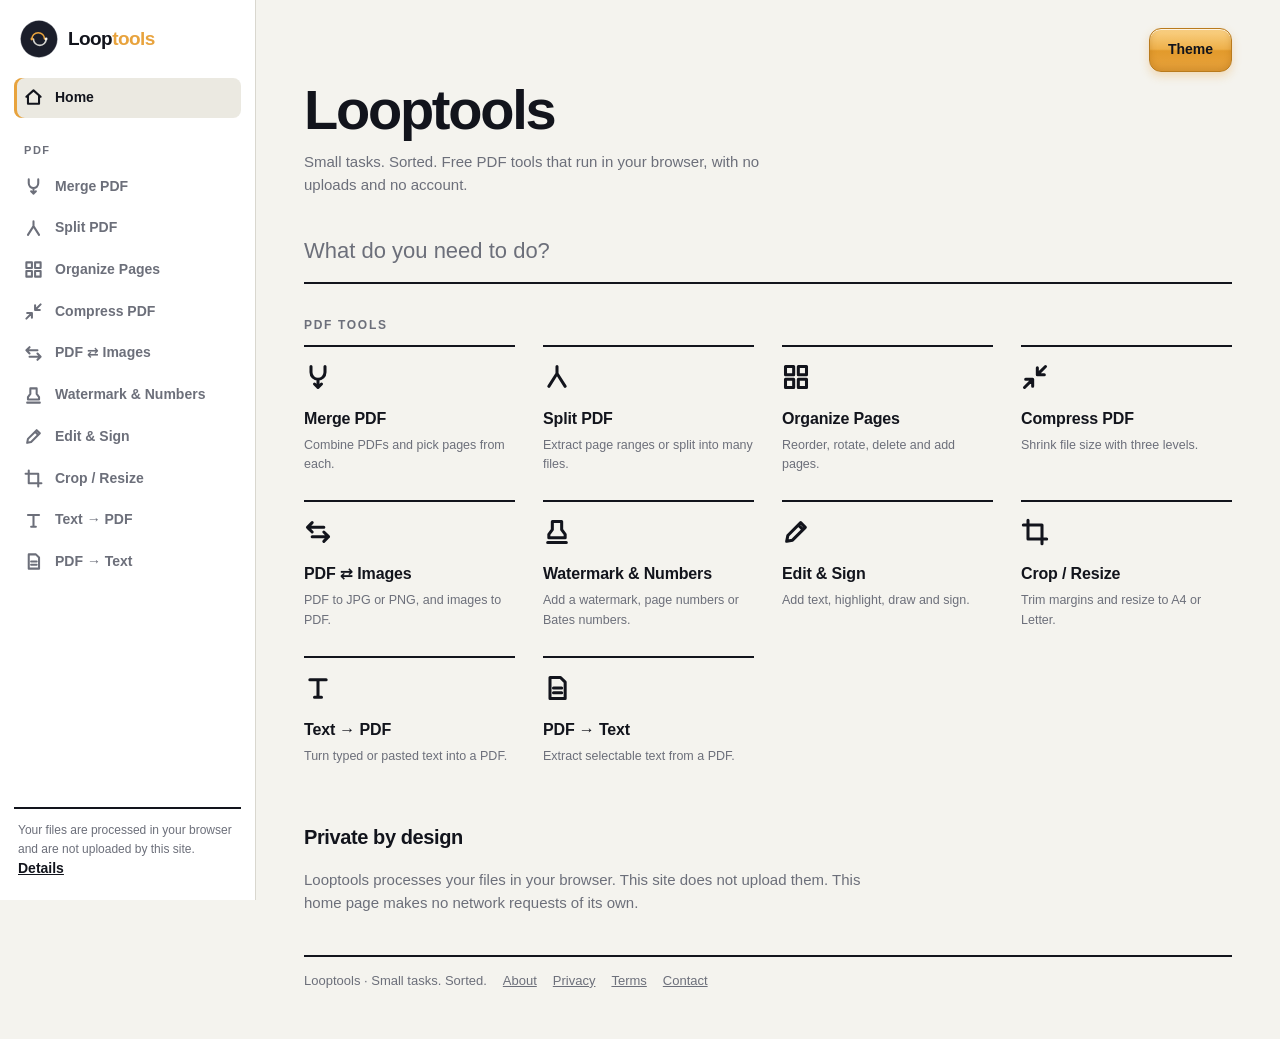
<file: index.html>
<!DOCTYPE html><html lang="en"><head><meta charset="utf-8"><meta name="viewport" content="width=device-width, initial-scale=1, viewport-fit=cover">
<title>Looptools: Small tasks. Sorted.</title>
<meta name="description" content="Free, private PDF tools in your browser: merge, split, compress, sign, convert and more. Your files are not uploaded.">
<meta name="google-site-verification" content="ygrCcobTxhlDbiv7wDnZ6D-Kx2_le1xAiZBedILfRlw" />
<link rel="icon" href="data:image/svg+xml,%3Csvg xmlns='http://www.w3.org/2000/svg' viewBox='0 0 96 96'%3E%3Ccircle cx='48' cy='48' r='46' fill='%231B1E2A' stroke='%232A2E3D'/%3E%3Cpath d='M30 48c0-9 7-16 16-16s16 7 16 16' fill='none' stroke='%23E8A33D' stroke-width='4' stroke-linecap='round'/%3E%3Cpath d='M66 48c0 9-7 16-16 16s-16-7-16-16' fill='none' stroke='%23F5F3EC' stroke-width='4' stroke-linecap='round' opacity='.85'/%3E%3Ccircle cx='30' cy='48' r='3.5' fill='%23E8A33D'/%3E%3Ccircle cx='66' cy='48' r='3.5' fill='%23F5F3EC'/%3E%3C/svg%3E">
<meta property="og:title" content="Looptools: Small tasks. Sorted.">
<meta property="og:description" content="Free, private PDF tools that run in your browser.">
<meta property="og:type" content="website">
<meta name="twitter:card" content="summary">
<style>
:root{--bg:#f4f3ee;--pn:#fff;--tx:#12141c;--mu:#6c6f7a;--bd:#d9d7cf;--ac:#e8a33d;--soft:#ebe9e1;box-sizing:border-box;padding-top:env(safe-area-inset-top,0px);padding-bottom:env(safe-area-inset-bottom,0px)}
@media(prefers-color-scheme:dark){:root:not([data-theme="light"]){--bg:#101218;--pn:#171a22;--tx:#f5f3ec;--mu:#9195a6;--bd:#2a2e3d;--soft:#1e212b}}
:root[data-theme="dark"]{--bg:#101218;--pn:#171a22;--tx:#f5f3ec;--mu:#9195a6;--bd:#2a2e3d;--soft:#1e212b}
*{box-sizing:border-box}html,body{margin:0}[hidden]{display:none!important}
body{font:15px/1.55 "Helvetica Neue",Helvetica,Arial,Inter,system-ui,sans-serif;background:var(--bg);color:var(--tx);-webkit-font-smoothing:antialiased}
.i{width:1em;height:1em;flex:none;display:block;fill:none;stroke:currentColor;stroke-width:2.6;stroke-linecap:round;stroke-linejoin:round}

/* sidebar stays fixed while the page scrolls */
.app{display:grid;grid-template-columns:256px 1fr;align-items:start;min-height:100vh}
nav{position:sticky;top:0;height:100vh;overflow-y:auto;background:var(--pn);border-right:1px solid var(--bd);padding:20px 14px;display:flex;flex-direction:column;gap:2px}
main{padding:28px 48px 48px;max-width:1080px;width:100%}
.top{display:flex;justify-content:flex-end}

nav a.brand{display:flex;align-items:center;gap:10px;font-size:19px;font-weight:800;letter-spacing:-.03em;color:var(--tx);margin:0 6px 18px;padding:0;background:none;box-shadow:none;text-decoration:none}
nav a.brand b{color:var(--ac);font-weight:800}
.logo{width:38px;height:38px;flex:none}
nav a{display:flex;align-items:center;gap:12px;padding:9px 10px;font-weight:600;font-size:14px;color:var(--mu);text-decoration:none;border-radius:8px}
nav a .i{width:19px;height:19px}
nav a:hover{background:var(--soft);color:var(--tx)}
nav a.on{color:var(--tx);font-weight:800;background:var(--soft);box-shadow:inset 3px 0 0 var(--ac)}
nav h4.cat{margin:22px 10px 6px;font-size:11px;font-weight:800;letter-spacing:.14em;text-transform:uppercase;color:var(--mu)}
.badge{margin-top:auto;font-size:12px;color:var(--mu);padding:12px 4px 0;border-top:2px solid var(--tx)}
.badge a{display:inline;padding:0;color:var(--tx);font-weight:700;text-decoration:underline;background:none;box-shadow:none}

main h1{font-size:clamp(32px,5vw,56px);line-height:1;letter-spacing:-.04em;font-weight:800;margin:10px 0 12px}
main p.d{margin:0 0 24px;color:var(--mu);max-width:60ch}
main h3{font-size:12px;letter-spacing:.14em;text-transform:uppercase;font-weight:800;margin:32px 0 10px;color:var(--mu)}

/* soft gel button */
.btn{font:inherit;font-weight:700;font-size:14px;padding:10px 18px;border-radius:12px;cursor:pointer;color:#12141c;border:1px solid #b97a1c;
 background:linear-gradient(180deg,#fad286 0%,#eeb04a 48%,#e29a2c 52%,#e8a33d 100%);
 box-shadow:inset 0 1px 0 rgba(255,255,255,.75),inset 0 -3px 6px rgba(150,85,0,.28),0 4px 10px rgba(232,163,61,.32);
 transition:transform .08s,box-shadow .12s,filter .12s}
.btn:hover{filter:brightness(1.05)}
.btn:active{transform:translateY(1px);box-shadow:inset 0 2px 5px rgba(150,85,0,.35),0 1px 3px rgba(232,163,61,.3)}
button:focus-visible,a:focus-visible,input:focus-visible{outline:2px solid var(--ac)!important;outline-offset:2px}

/* search + tiles */
input[type=search].search{width:100%;font:inherit;font-size:22px;font-weight:700;padding:14px 0;border:0;border-bottom:2px solid var(--tx);border-radius:0;background:transparent;color:var(--tx)}
input[type=search].search::placeholder{color:var(--mu);font-weight:500}
.tiles{display:grid;grid-template-columns:repeat(auto-fill,minmax(210px,1fr));gap:6px 28px}
.tile{display:flex;flex-direction:column;gap:4px;padding:16px 0 20px;border-top:2px solid var(--tx);color:var(--tx);text-decoration:none}
.tile .ic{font-size:28px;margin-bottom:12px;display:block}
.tile b{font-size:16px;font-weight:800;letter-spacing:-.01em}.tile small{color:var(--mu)}
a.tile:hover{border-top-color:var(--ac)}a.tile:hover .ic{color:var(--ac)}
.none{color:var(--mu)}

.about{margin-top:36px;color:var(--mu);max-width:70ch}
.about h2{color:var(--tx);font-size:20px;letter-spacing:-.02em;margin:0 0 8px}
.about a{color:var(--tx);font-weight:700}
footer{margin-top:40px;padding-top:14px;border-top:2px solid var(--tx);font-size:13px;color:var(--mu);display:flex;gap:16px;flex-wrap:wrap}
footer a{color:var(--mu)}footer a:hover{color:var(--tx)}

@media(max-width:760px){
 .app{grid-template-columns:1fr}
 nav{position:sticky;top:0;z-index:5;height:auto;flex-direction:row;overflow-x:auto;overflow-y:hidden;border-right:0;border-bottom:1px solid var(--bd);align-items:center;padding:10px}
 nav a.brand{margin:0 8px 0 0}nav a.brand span{display:none}
 .badge,nav h4.cat{display:none}nav a{white-space:nowrap}
 main{padding:20px 18px 40px}
}
</style></head>
<body>
<svg width="0" height="0" style="position:absolute" aria-hidden="true"><defs>
<symbol id="i-home" viewBox="0 0 24 24"><path d="M3 11l9-8 9 8M5 10v10h14V10"/></symbol>
<symbol id="i-merge" viewBox="0 0 24 24"><path d="M6 3v5a6 6 0 0 0 6 6M18 3v5a6 6 0 0 1-6 6M12 14v7M9 18l3 3 3-3"/></symbol>
<symbol id="i-split" viewBox="0 0 24 24"><path d="M12 3v6M12 9L5 20M12 9l7 11"/></symbol>
<symbol id="i-grid" viewBox="0 0 24 24"><rect x="3" y="3" width="7" height="7"/><rect x="14" y="3" width="7" height="7"/><rect x="3" y="14" width="7" height="7"/><rect x="14" y="14" width="7" height="7"/></symbol>
<symbol id="i-shrink" viewBox="0 0 24 24"><path d="M4 14h6v6M20 10h-6V4M14 10l7-7M3 21l7-7"/></symbol>
<symbol id="i-swap" viewBox="0 0 24 24"><path d="M7 4L3 8l4 4M3 8h14M17 20l4-4-4-4M21 16H7"/></symbol>
<symbol id="i-stamp" viewBox="0 0 24 24"><path d="M8 3h8v7l3 4v3H5v-3l3-4zM4 21h16"/></symbol>
<symbol id="i-pen" viewBox="0 0 24 24"><path d="M4 20l1-5L16 4l4 4L9 19zM14 6l4 4"/></symbol>
<symbol id="i-crop" viewBox="0 0 24 24"><path d="M6 2v16h16M2 6h16v16"/></symbol>
<symbol id="i-text" viewBox="0 0 24 24"><path d="M5 5h14M12 5v15M9 20h6"/></symbol>
<symbol id="i-filetext" viewBox="0 0 24 24"><path d="M6 3h9l4 4v14H6zM9 12h7M9 16h7"/></symbol>
</defs></svg>

<div class="app">
<nav id="nav" aria-label="Main"></nav>
<main>
<div class="top"><button class="btn" id="th" aria-label="Toggle theme">Theme</button></div>
<h1>Looptools</h1>
<p class="d">Small tasks. Sorted. Free PDF tools that run in your browser, with no uploads and no account.</p>
<input class="search" id="q" type="search" placeholder="What do you need to do?" aria-label="Search tools">
<h3>PDF tools</h3>
<div class="tiles" id="tiles">
<a class="tile" data-ic="merge" data-kw="join combine append" href="/merge-pdf/"><span class="ic"></span><b>Merge PDF</b><small>Combine PDFs and pick pages from each.</small></a>
<a class="tile" data-ic="split" data-kw="divide extract range zip" href="/split-pdf/"><span class="ic"></span><b>Split PDF</b><small>Extract page ranges or split into many files.</small></a>
<a class="tile" data-ic="grid" data-kw="reorder rotate delete duplicate blank" href="/organize-pdf-pages/"><span class="ic"></span><b>Organize Pages</b><small>Reorder, rotate, delete and add pages.</small></a>
<a class="tile" data-ic="shrink" data-kw="reduce smaller size" href="/compress-pdf/"><span class="ic"></span><b>Compress PDF</b><small>Shrink file size with three levels.</small></a>
<a class="tile" data-ic="swap" data-kw="jpg png image convert" href="/pdf-image-converter/"><span class="ic"></span><b>PDF ⇄ Images</b><small>PDF to JPG or PNG, and images to PDF.</small></a>
<a class="tile" data-ic="stamp" data-kw="page numbers bates stamp" href="/watermark-pdf/"><span class="ic"></span><b>Watermark &amp; Numbers</b><small>Add a watermark, page numbers or Bates numbers.</small></a>
<a class="tile" data-ic="pen" data-kw="signature annotate highlight whiteout" href="/edit-sign-pdf/"><span class="ic"></span><b>Edit &amp; Sign</b><small>Add text, highlight, draw and sign.</small></a>
<a class="tile" data-ic="crop" data-kw="margins a4 letter page size" href="/crop-resize-pdf/"><span class="ic"></span><b>Crop / Resize</b><small>Trim margins and resize to A4 or Letter.</small></a>
<a class="tile" data-ic="text" data-kw="write document txt" href="/text-to-pdf/"><span class="ic"></span><b>Text → PDF</b><small>Turn typed or pasted text into a PDF.</small></a>
<a class="tile" data-ic="filetext" data-kw="copy extract txt" href="/pdf-to-text/"><span class="ic"></span><b>PDF → Text</b><small>Extract selectable text from a PDF.</small></a>
</div>
<p class="none" id="none" hidden>No tool matches that. Try “merge”, “compress” or “sign”.</p>
<section class="about"><h2>Private by design</h2><p>Looptools processes your files in your browser. This site does not upload them. This home page makes no network requests of its own.</p></section>
<footer><span>Looptools · Small tasks. Sorted.</span><a href="/about/">About</a><a href="/privacy/">Privacy</a><a href="/terms/">Terms</a><a href="/contact/">Contact</a></footer>
</main>
</div>
<script>
(function(){
 var $=function(s,e){return (e||document).querySelector(s)},all=function(s,e){return Array.prototype.slice.call((e||document).querySelectorAll(s))};
 var ico=function(n){return '<svg class="i" aria-hidden="true"><use href="#i-'+n+'"/></svg>'};
 var tiles=all('#tiles .tile');
 tiles.forEach(function(t){$('.ic',t).innerHTML=ico(t.dataset.ic)});

 /* sidebar */
 var nav=$('#nav');
 nav.innerHTML='<a href="/" class="brand" aria-label="Looptools home"><svg class="logo" viewBox="0 0 96 96" xmlns="http://www.w3.org/2000/svg" aria-hidden="true"><circle cx="48" cy="48" r="46" fill="#1B1E2A" stroke="#2A2E3D"/><path d="M30 48c0-9 7-16 16-16s16 7 16 16" fill="none" stroke="#E8A33D" stroke-width="4" stroke-linecap="round"/><path d="M66 48c0 9-7 16-16 16s-16-7-16-16" fill="none" stroke="#F5F3EC" stroke-width="4" stroke-linecap="round" opacity="0.85"/><circle cx="30" cy="48" r="3.5" fill="#E8A33D"/><circle cx="66" cy="48" r="3.5" fill="#F5F3EC"/></svg><span>Loop<b>tools</b></span></a>'
  +'<a href="/" class="on">'+ico('home')+'<span>Home</span></a><h4 class="cat">PDF</h4>';
 tiles.forEach(function(t){
  var a=document.createElement('a');a.href=t.getAttribute('href');
  a.innerHTML=ico(t.dataset.ic)+'<span></span>';$('span',a).textContent=$('b',t).textContent;nav.appendChild(a)});
 var b=document.createElement('div');b.className='badge';
 b.innerHTML='Your files are processed in your browser and are not uploaded by this site. <a href="/privacy/">Details</a>';nav.appendChild(b);

 /* search */
 $('#q').addEventListener('input',function(){
  var q=this.value.trim().toLowerCase(),n=0;
  tiles.forEach(function(t){var m=!q||(t.textContent+' '+t.dataset.kw).toLowerCase().indexOf(q)>-1;t.hidden=!m;if(m)n++});
  $('#none').hidden=n>0});

 /* theme */
 var KEY='looptools-theme',r=document.documentElement;
 try{var s=localStorage.getItem(KEY);if(s==='dark'||s==='light')r.dataset.theme=s}catch(e){}
 $('#th').addEventListener('click',function(){
  var dark=r.dataset.theme?r.dataset.theme==='dark':matchMedia('(prefers-color-scheme:dark)').matches;
  r.dataset.theme=dark?'light':'dark';
  try{localStorage.setItem(KEY,r.dataset.theme)}catch(e){}});
})();
</script>
<noscript><p style="padding:24px">Looptools needs JavaScript. It offers free, private PDF tools that run in your browser: merge, split, compress, sign, convert and more.</p></noscript>
</body></html>
</file>
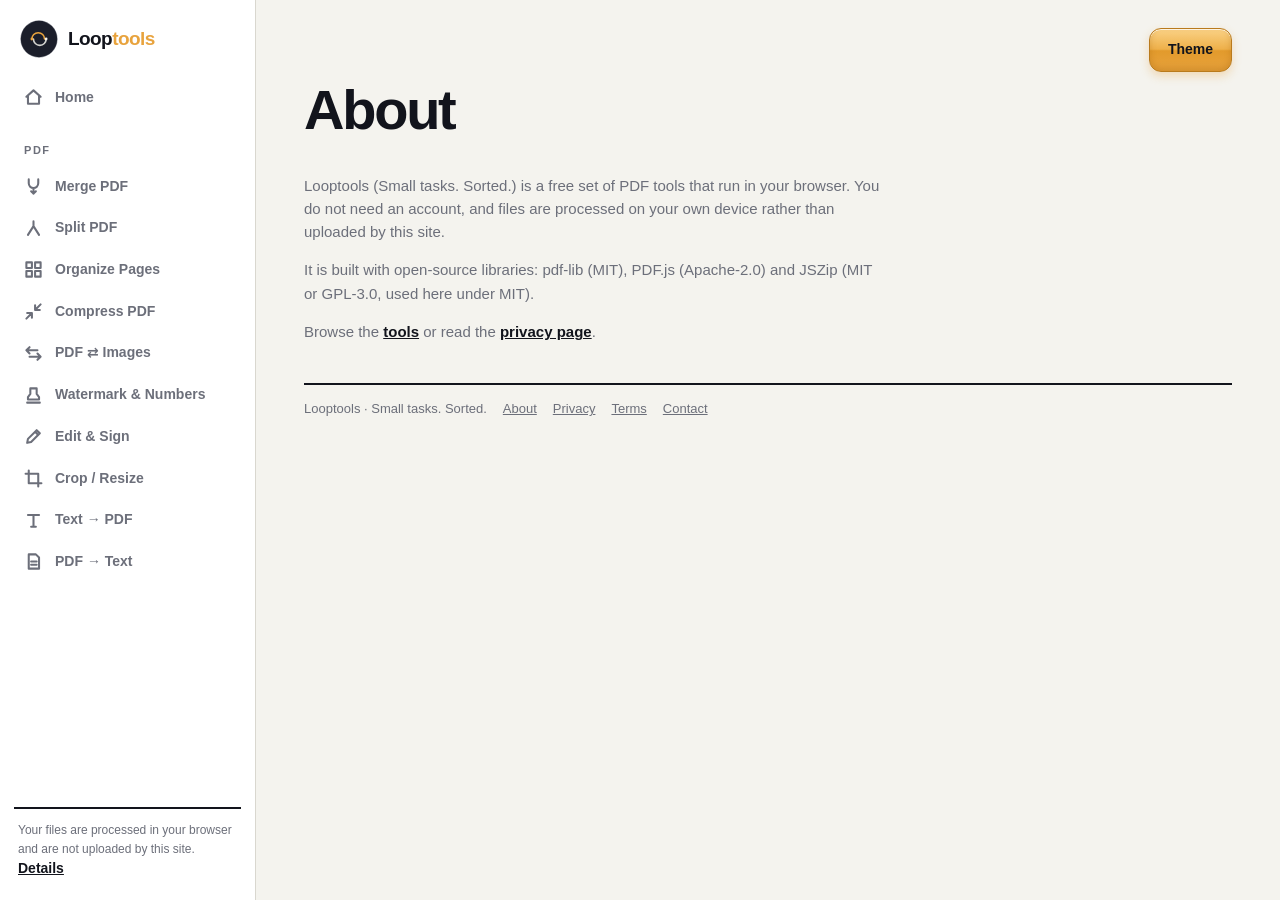
<file: about/index.html>
<!DOCTYPE html><html lang="en"><head><meta charset="utf-8"><meta name="viewport" content="width=device-width, initial-scale=1, viewport-fit=cover"><title>About Looptools</title><meta name="description" content="Looptools is a free set of private PDF tools that run in your browser."><link rel="icon" href="/favicon.svg" type="image/svg+xml"><link rel="stylesheet" href="/style.css"></head>
<body><div class="app"><nav id="nav" aria-label="Main"></nav><main><div class="top"><button class="btn" id="th" aria-label="Toggle theme">Theme</button></div>
<h1>About</h1>
<section class="about"><p>Looptools (Small tasks. Sorted.) is a free set of PDF tools that run in your browser. You do not need an account, and files are processed on your own device rather than uploaded by this site.</p>
<p>It is built with open-source libraries: pdf-lib (MIT), PDF.js (Apache-2.0) and JSZip (MIT or GPL-3.0, used here under MIT).</p>
<p>Browse the <a href="/">tools</a> or read the <a href="/privacy/">privacy page</a>.</p></section>
<footer id="foot"></footer></main></div><script src="/app.js"></script></body></html>
</file>
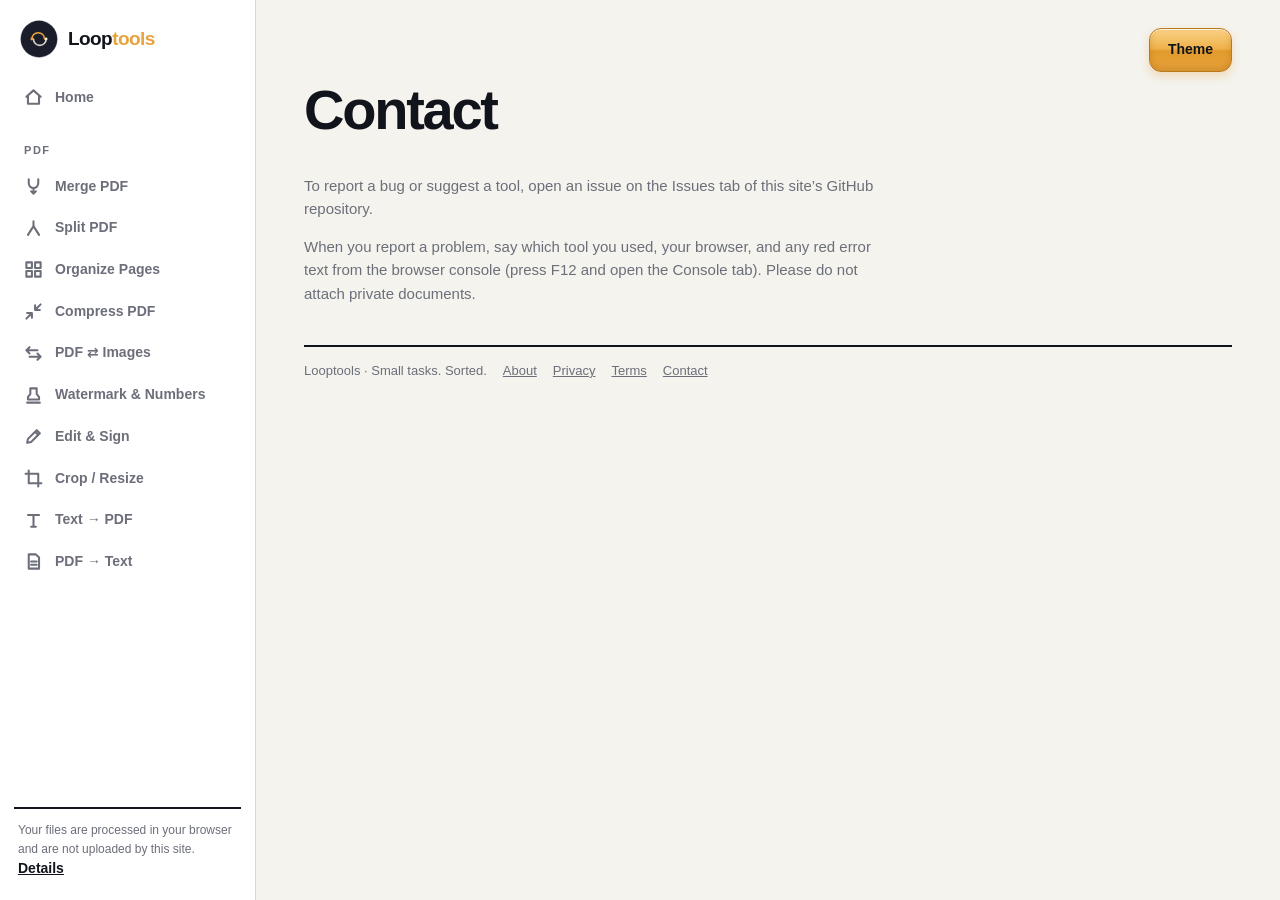
<file: contact/index.html>
<!DOCTYPE html><html lang="en"><head><meta charset="utf-8"><meta name="viewport" content="width=device-width, initial-scale=1, viewport-fit=cover"><title>Contact | Looptools</title><meta name="description" content="How to report a bug or request a tool for Looptools."><link rel="icon" href="/favicon.svg" type="image/svg+xml"><link rel="stylesheet" href="/style.css"></head>
<body><div class="app"><nav id="nav" aria-label="Main"></nav><main><div class="top"><button class="btn" id="th" aria-label="Toggle theme">Theme</button></div>
<h1>Contact</h1>
<section class="about"><p>To report a bug or suggest a tool, open an issue on the Issues tab of this site’s GitHub repository.</p>
<p>When you report a problem, say which tool you used, your browser, and any red error text from the browser console (press F12 and open the Console tab). Please do not attach private documents.</p></section>
<footer id="foot"></footer></main></div><script src="/app.js"></script></body></html>
</file>
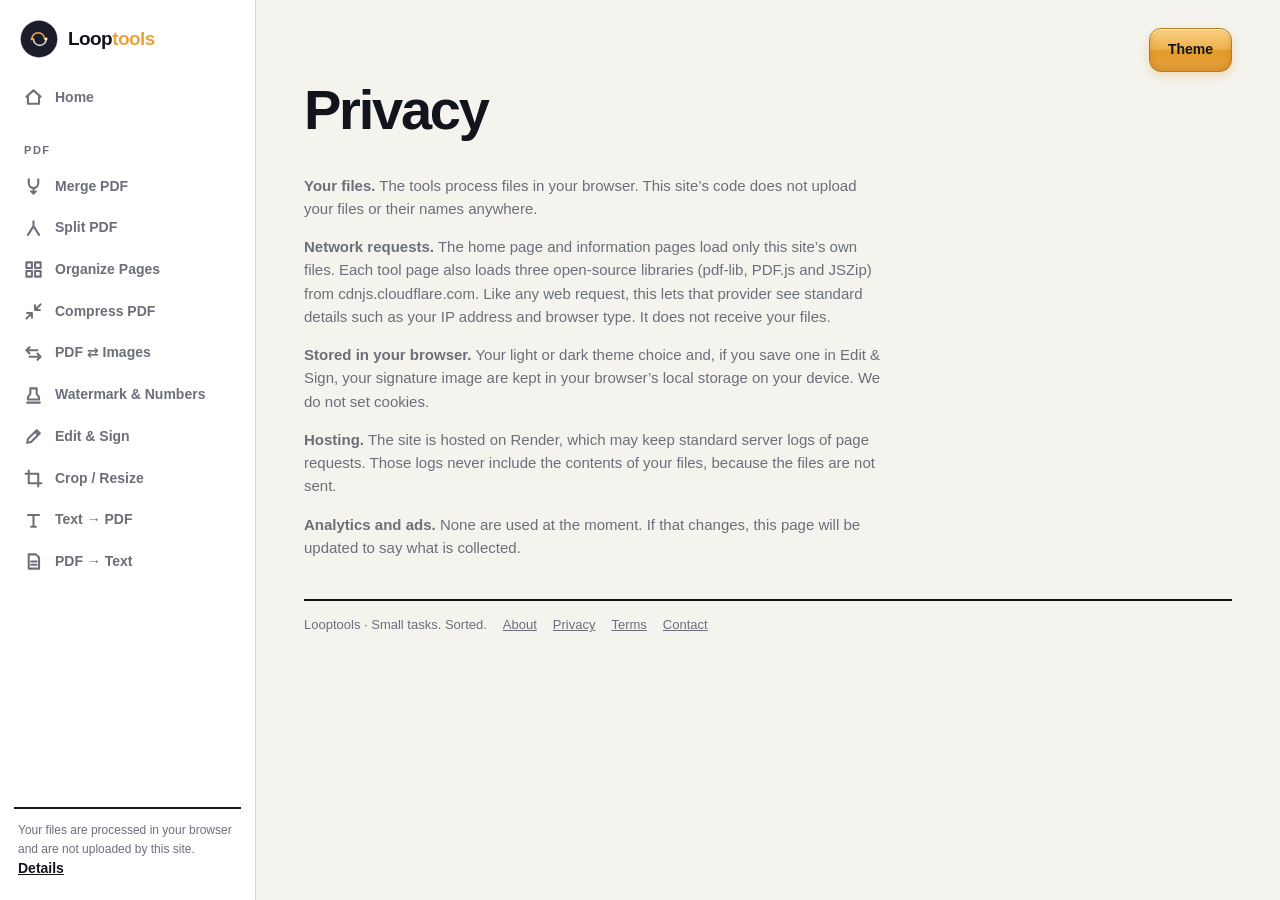
<file: privacy/index.html>
<!DOCTYPE html><html lang="en"><head><meta charset="utf-8"><meta name="viewport" content="width=device-width, initial-scale=1, viewport-fit=cover"><title>Privacy Policy | Looptools</title><meta name="description" content="What Looptools does and does not collect, and every network request it makes."><link rel="icon" href="/favicon.svg" type="image/svg+xml"><link rel="stylesheet" href="/style.css"></head>
<body><div class="app"><nav id="nav" aria-label="Main"></nav><main><div class="top"><button class="btn" id="th" aria-label="Toggle theme">Theme</button></div>
<h1>Privacy</h1>
<section class="about"><p><b>Your files.</b> The tools process files in your browser. This site’s code does not upload your files or their names anywhere.</p>
<p><b>Network requests.</b> The home page and information pages load only this site’s own files. Each tool page also loads three open-source libraries (pdf-lib, PDF.js and JSZip) from cdnjs.cloudflare.com. Like any web request, this lets that provider see standard details such as your IP address and browser type. It does not receive your files.</p>
<p><b>Stored in your browser.</b> Your light or dark theme choice and, if you save one in Edit &amp; Sign, your signature image are kept in your browser’s local storage on your device. We do not set cookies.</p>
<p><b>Hosting.</b> The site is hosted on Render, which may keep standard server logs of page requests. Those logs never include the contents of your files, because the files are not sent.</p>
<p><b>Analytics and ads.</b> None are used at the moment. If that changes, this page will be updated to say what is collected.</p></section>
<footer id="foot"></footer></main></div><script src="/app.js"></script></body></html>
</file>
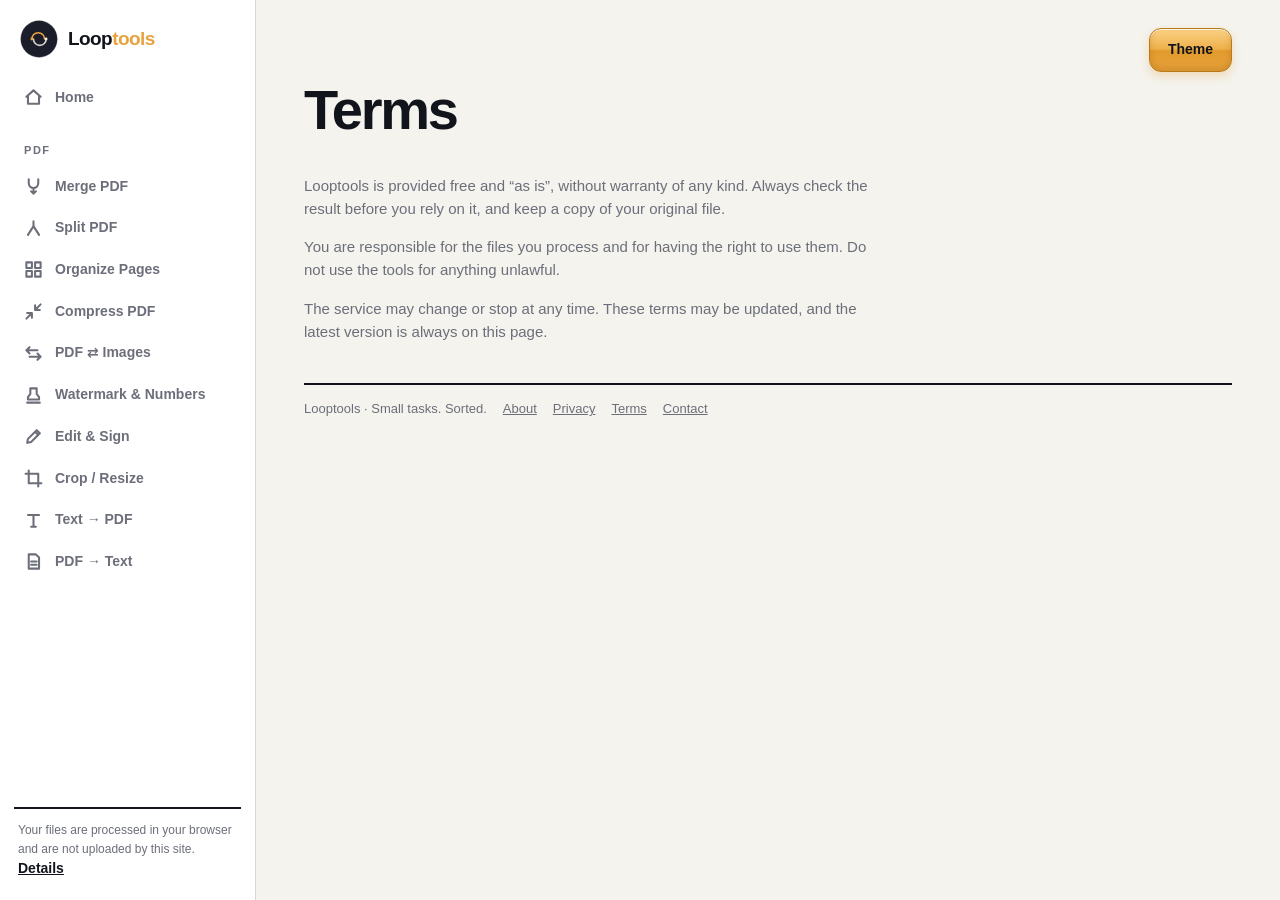
<file: terms/index.html>
<!DOCTYPE html><html lang="en"><head><meta charset="utf-8"><meta name="viewport" content="width=device-width, initial-scale=1, viewport-fit=cover"><title>Terms of Use | Looptools</title><meta name="description" content="The terms for using Looptools."><link rel="icon" href="/favicon.svg" type="image/svg+xml"><link rel="stylesheet" href="/style.css"></head>
<body><div class="app"><nav id="nav" aria-label="Main"></nav><main><div class="top"><button class="btn" id="th" aria-label="Toggle theme">Theme</button></div>
<h1>Terms</h1>
<section class="about"><p>Looptools is provided free and “as is”, without warranty of any kind. Always check the result before you rely on it, and keep a copy of your original file.</p>
<p>You are responsible for the files you process and for having the right to use them. Do not use the tools for anything unlawful.</p>
<p>The service may change or stop at any time. These terms may be updated, and the latest version is always on this page.</p></section>
<footer id="foot"></footer></main></div><script src="/app.js"></script></body></html>
</file>
<file: style.css>
:root{--bg:#f4f3ee;--pn:#fff;--tx:#12141c;--mu:#6c6f7a;--bd:#d9d7cf;--ac:#e8a33d;--soft:#ebe9e1;box-sizing:border-box;padding-top:env(safe-area-inset-top,0px);padding-bottom:env(safe-area-inset-bottom,0px)}
@media(prefers-color-scheme:dark){:root:not([data-theme="light"]){--bg:#101218;--pn:#171a22;--tx:#f5f3ec;--mu:#9195a6;--bd:#2a2e3d;--soft:#1e212b}}
:root[data-theme="dark"]{--bg:#101218;--pn:#171a22;--tx:#f5f3ec;--mu:#9195a6;--bd:#2a2e3d;--soft:#1e212b}
*{box-sizing:border-box}html,body{margin:0}[hidden]{display:none!important}
body{font:15px/1.55 "Helvetica Neue",Helvetica,Arial,Inter,system-ui,sans-serif;background:var(--bg);color:var(--tx);-webkit-font-smoothing:antialiased}
.i{width:1em;height:1em;flex:none;display:block;fill:none;stroke:currentColor;stroke-width:2.6;stroke-linecap:round;stroke-linejoin:round}
.app{display:grid;grid-template-columns:256px 1fr;align-items:start;min-height:100vh}
nav{position:sticky;top:0;height:100vh;overflow-y:auto;background:var(--pn);border-right:1px solid var(--bd);padding:20px 14px;display:flex;flex-direction:column;gap:2px}
main{padding:28px 48px 48px;max-width:1080px;width:100%}
.top{display:flex;justify-content:flex-end}
nav a.brand{display:flex;align-items:center;gap:10px;font-size:19px;font-weight:800;letter-spacing:-.03em;color:var(--tx);margin:0 6px 18px;padding:0;background:none;box-shadow:none;text-decoration:none}
nav a.brand b{color:var(--ac);font-weight:800}.logo{width:38px;height:38px;flex:none}
nav a{display:flex;align-items:center;gap:12px;padding:9px 10px;font-weight:600;font-size:14px;color:var(--mu);text-decoration:none;border-radius:8px}
nav a .i{width:19px;height:19px}nav a:hover{background:var(--soft);color:var(--tx)}
nav a.on{color:var(--tx);font-weight:800;background:var(--soft);box-shadow:inset 3px 0 0 var(--ac)}
nav h4.cat{margin:22px 10px 6px;font-size:11px;font-weight:800;letter-spacing:.14em;text-transform:uppercase;color:var(--mu)}
.badge{margin-top:auto;font-size:12px;color:var(--mu);padding:12px 4px 0;border-top:2px solid var(--tx)}
.badge a{display:inline;padding:0;color:var(--tx);font-weight:700;text-decoration:underline;background:none;box-shadow:none}
main h1{font-size:clamp(32px,5vw,56px);line-height:1;letter-spacing:-.04em;font-weight:800;margin:10px 0 12px}
main p.d{margin:0 0 24px;color:var(--mu);max-width:60ch}
main h3{font-size:12px;letter-spacing:.14em;text-transform:uppercase;font-weight:800;margin:32px 0 10px;color:var(--mu)}
.btn{font:inherit;font-weight:700;font-size:14px;padding:10px 18px;border-radius:12px;cursor:pointer;color:#12141c;border:1px solid #b97a1c;background:linear-gradient(180deg,#fad286 0%,#eeb04a 48%,#e29a2c 52%,#e8a33d 100%);box-shadow:inset 0 1px 0 rgba(255,255,255,.75),inset 0 -3px 6px rgba(150,85,0,.28),0 4px 10px rgba(232,163,61,.32);transition:transform .08s,box-shadow .12s,filter .12s}
.btn:hover{filter:brightness(1.05)}.btn:active{transform:translateY(1px);box-shadow:inset 0 2px 5px rgba(150,85,0,.35),0 1px 3px rgba(232,163,61,.3)}
.btn:disabled{opacity:.4;cursor:not-allowed;filter:grayscale(.4)}
select,input:not([type=file]):not([type=checkbox]):not([type=color]){font:inherit;padding:9px 12px;border-radius:8px;border:1px solid var(--bd);background:var(--pn);color:var(--tx)}
input[type=color]{border:1px solid var(--bd);border-radius:8px;background:var(--pn);height:38px;width:54px;padding:2px}
textarea{font:inherit;padding:9px 12px;border-radius:8px;border:1px solid var(--bd);background:var(--pn);color:var(--tx)}
.row{display:flex;gap:12px;flex-wrap:wrap;align-items:center;margin:14px 0}
.row label{display:flex;flex-direction:column;font-size:11px;font-weight:700;letter-spacing:.06em;text-transform:uppercase;color:var(--mu);gap:4px}
button:focus-visible,a:focus-visible,input:focus-visible,select:focus-visible,textarea:focus-visible{outline:2px solid var(--ac)!important;outline-offset:2px}
.drop{display:flex;flex-direction:column;align-items:center;gap:2px;padding:34px;border:1.5px dashed var(--mu);border-radius:10px;cursor:pointer;margin-bottom:16px}
.drop b{font-weight:800}.drop.on,.drop:hover{border-color:var(--ac);background:var(--soft)}.drop span{color:var(--mu);font-size:13px}
.list{list-style:none;padding:0;margin:0}
.list li{display:flex;gap:10px;align-items:center;background:var(--pn);border:1px solid var(--bd);border-radius:8px;padding:8px 12px;margin-bottom:6px;cursor:grab}
.list li em{flex:1;font-style:normal;overflow:hidden;text-overflow:ellipsis;white-space:nowrap}.list small{color:var(--mu)}.list .pg{width:110px;padding:4px 8px}
.list button,.card button{all:unset;cursor:pointer;padding:2px 6px;border-radius:6px;font-weight:800}.list button:hover,.card button:hover{background:var(--soft)}
.grid{display:grid;grid-template-columns:repeat(auto-fill,minmax(130px,1fr));gap:12px}
.card{background:var(--pn);border:1px solid var(--bd);border-radius:10px;padding:8px;text-align:center;cursor:grab}
.card .im{height:130px;display:flex;align-items:center;justify-content:center;overflow:hidden}.card img{max-width:100%;max-height:120px;transition:transform .2s;box-shadow:0 1px 4px #0003}
.card .blank{width:80px;height:110px;background:#fff;border:1px solid var(--bd)}.card div.t{font-size:12px;color:var(--mu)}
.res{margin-top:14px;padding:14px 16px;background:var(--soft);border-left:4px solid var(--ac)}
#bar{position:fixed;top:0;left:0;height:3px;background:var(--ac);width:0;transition:width .15s;z-index:9}
#toasts{position:fixed;right:16px;bottom:16px;display:flex;flex-direction:column;gap:8px;z-index:9}
.toast{background:var(--tx);color:var(--bg);padding:10px 14px;border-radius:8px;max-width:320px;font-weight:600}.toast.err{background:#c62828;color:#fff}
.about{margin-top:36px;color:var(--mu);max-width:70ch}
.about h2{color:var(--tx);font-size:20px;letter-spacing:-.02em;margin:0 0 8px}
.about ol{padding-left:20px}.about li{margin-bottom:4px}.about a{color:var(--tx);font-weight:700}
footer{margin-top:40px;padding-top:14px;border-top:2px solid var(--tx);font-size:13px;color:var(--mu);display:flex;gap:16px;flex-wrap:wrap}
footer a{color:var(--mu)}footer a:hover{color:var(--tx)}
@media(max-width:760px){.app{grid-template-columns:1fr}
nav{position:sticky;top:0;z-index:5;height:auto;flex-direction:row;overflow-x:auto;overflow-y:hidden;border-right:0;border-bottom:1px solid var(--bd);align-items:center;padding:10px}
nav a.brand{margin:0 8px 0 0}nav a.brand span{display:none}.badge,nav h4.cat{display:none}nav a{white-space:nowrap}main{padding:20px 18px 40px}}
</file>
